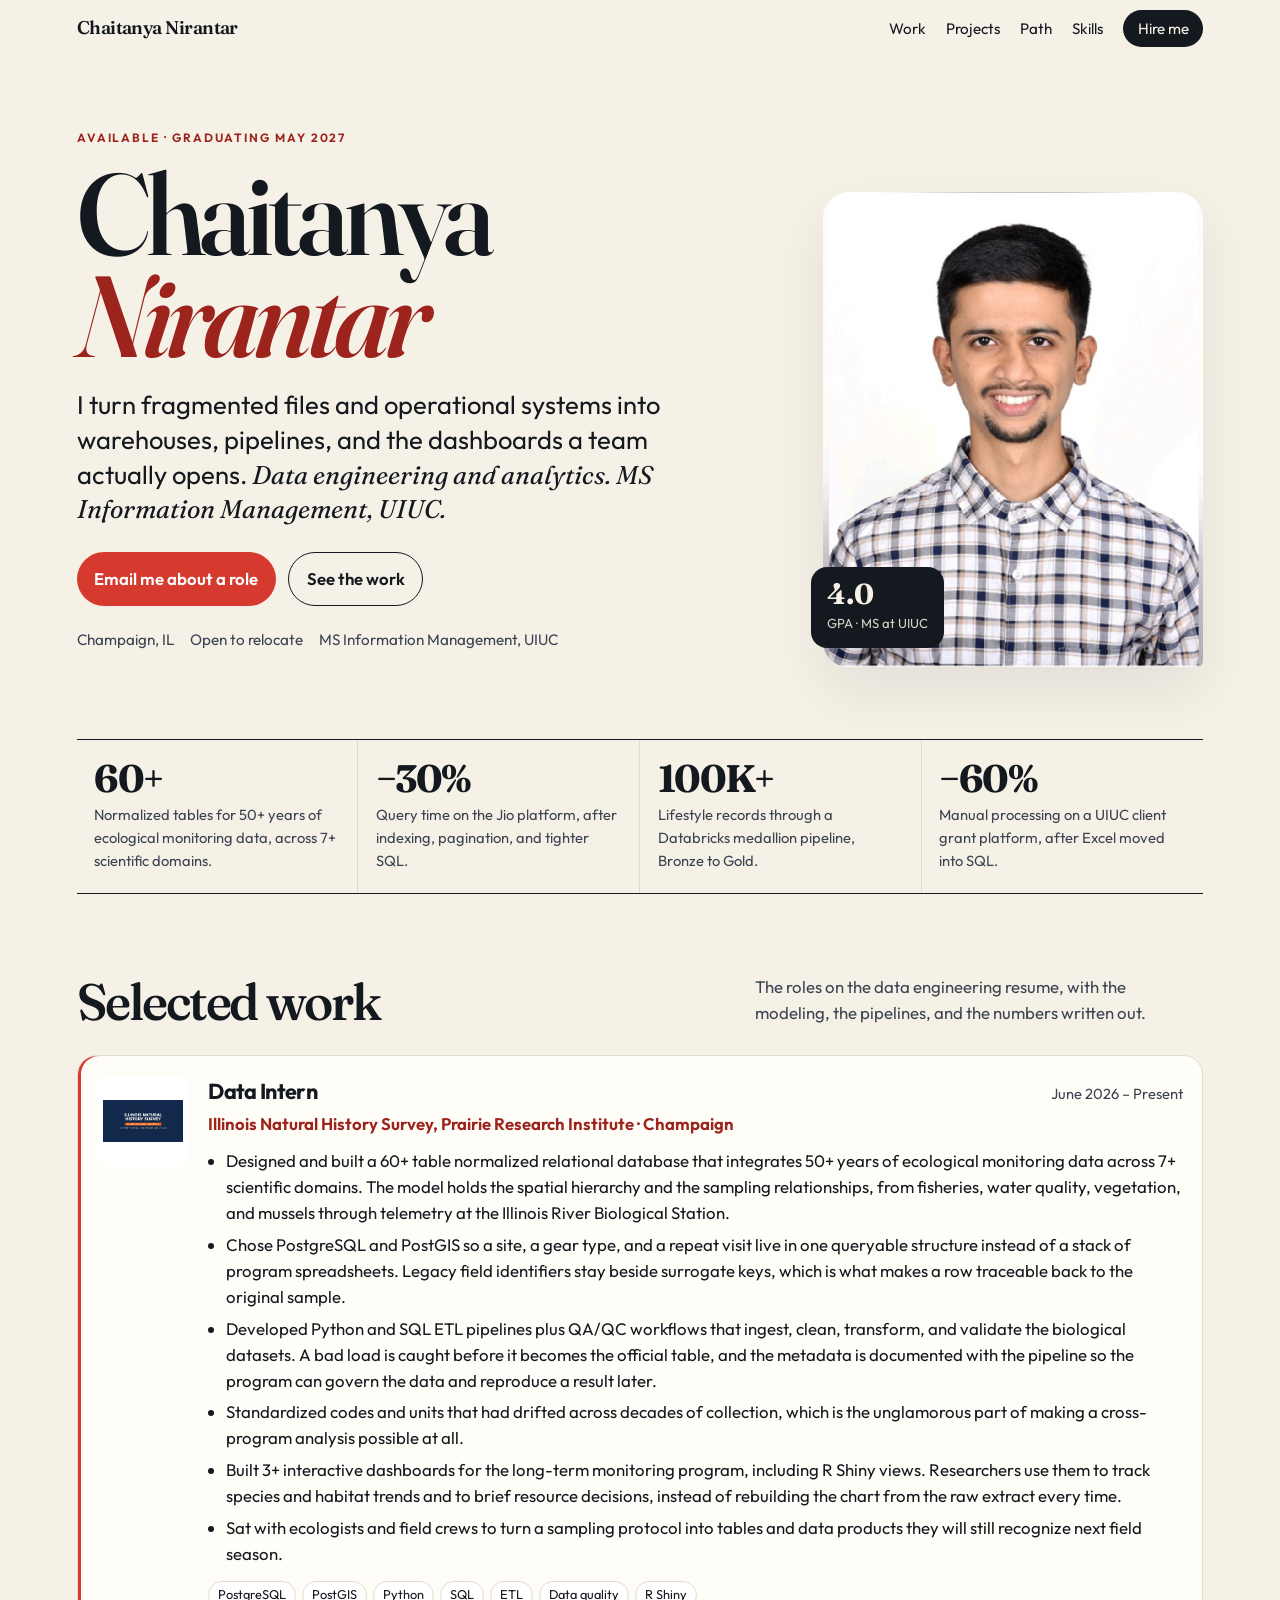
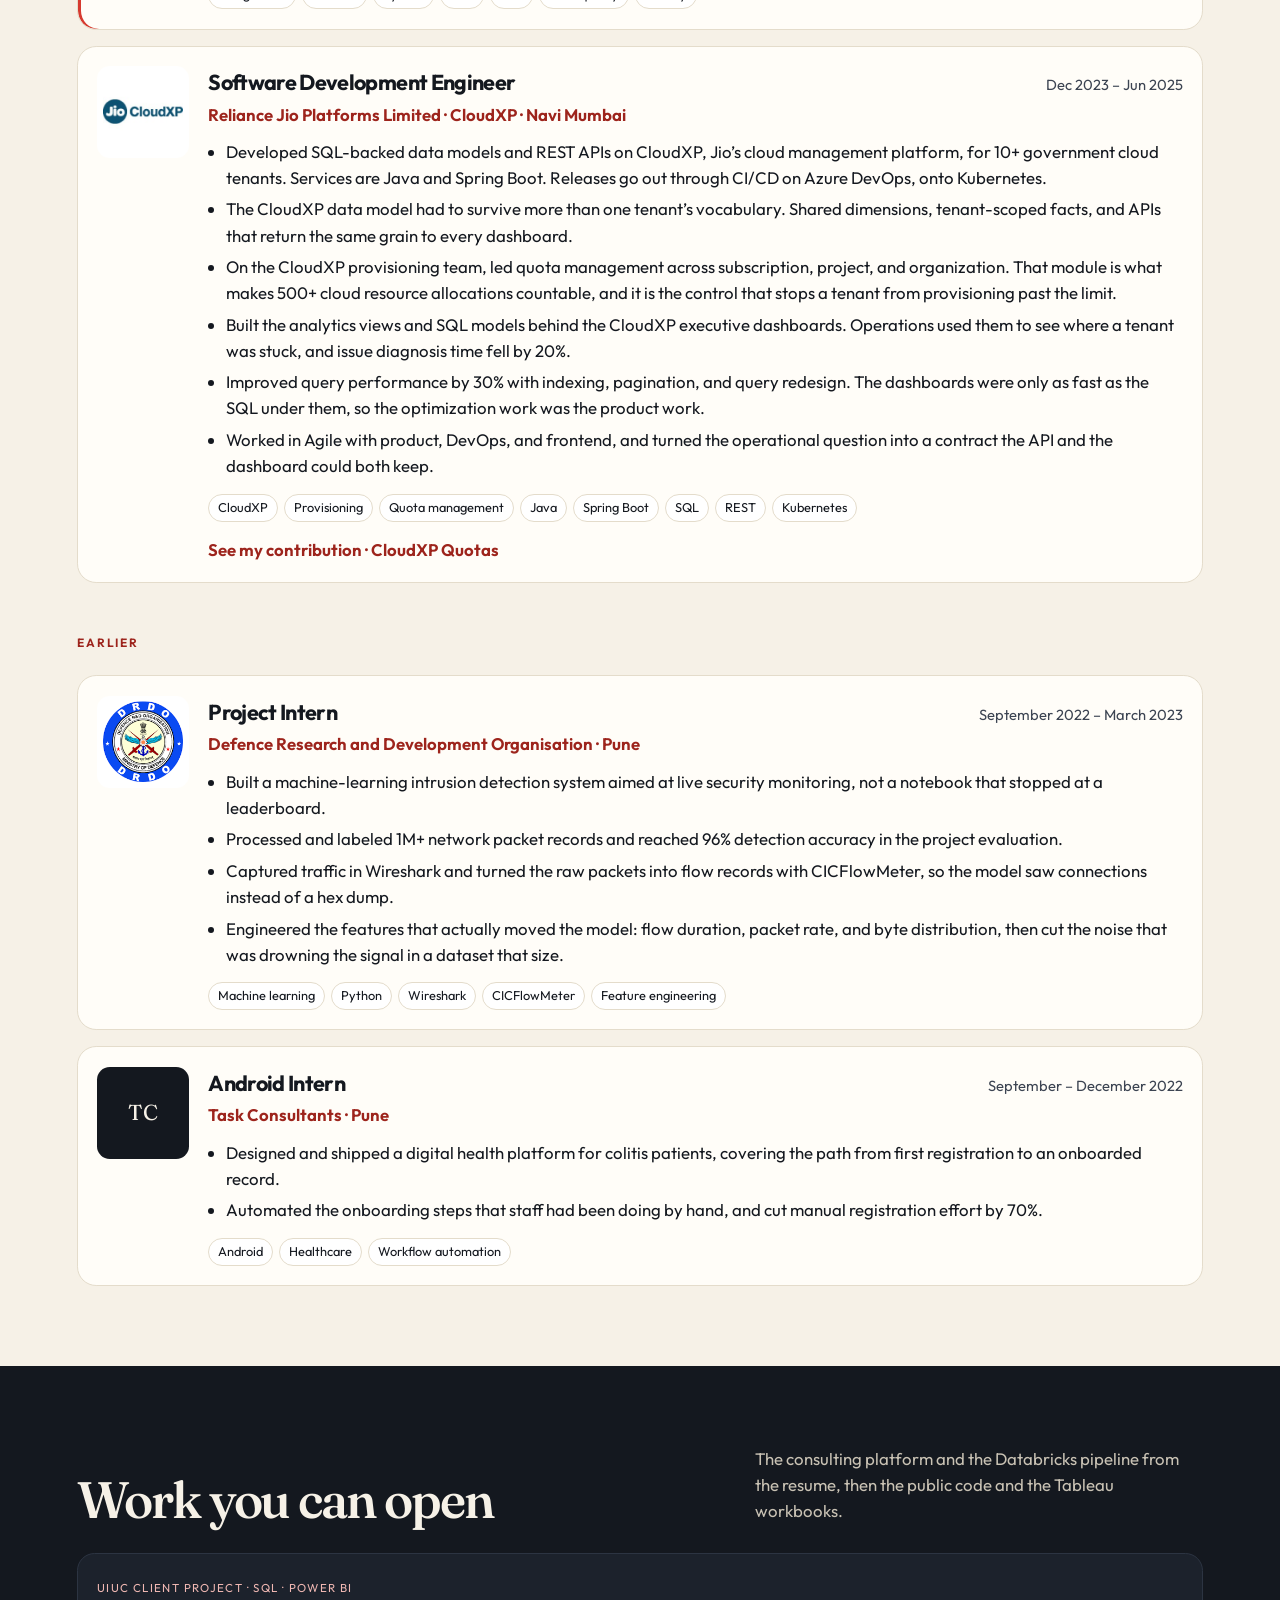
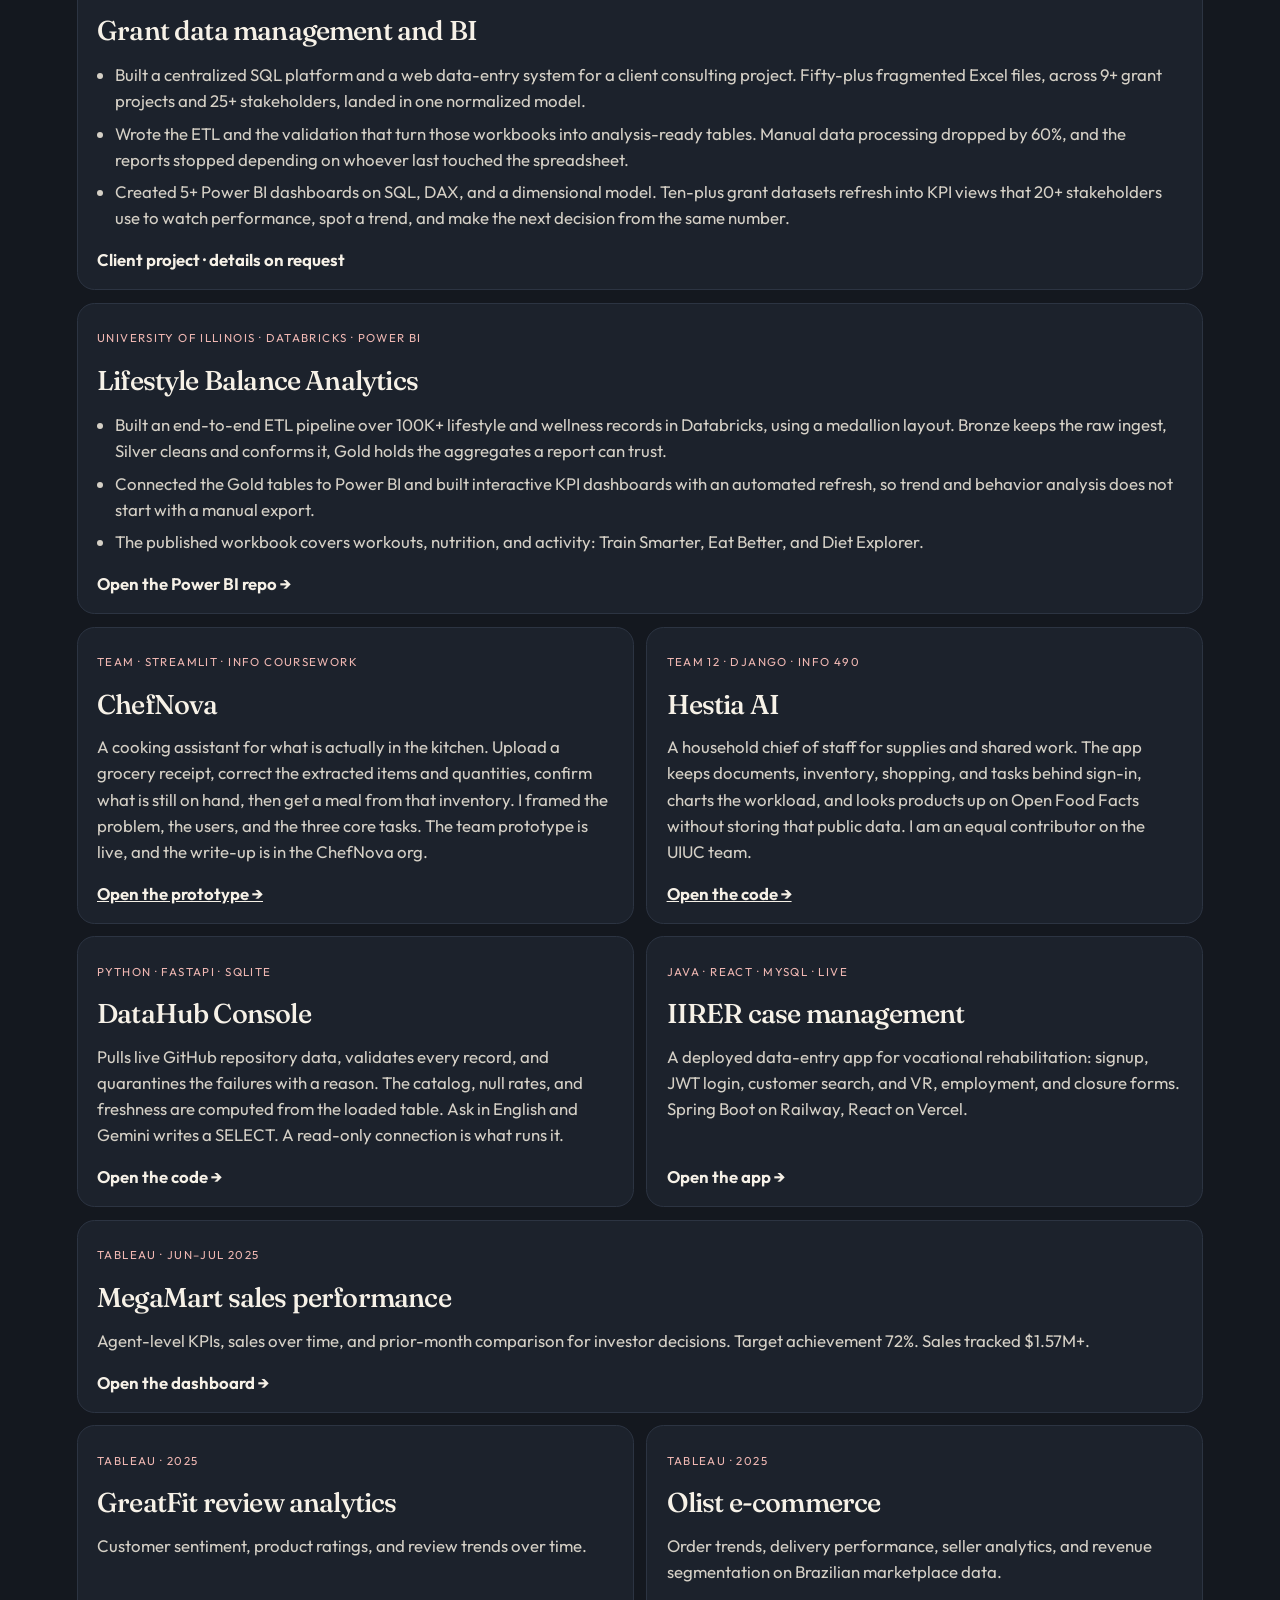
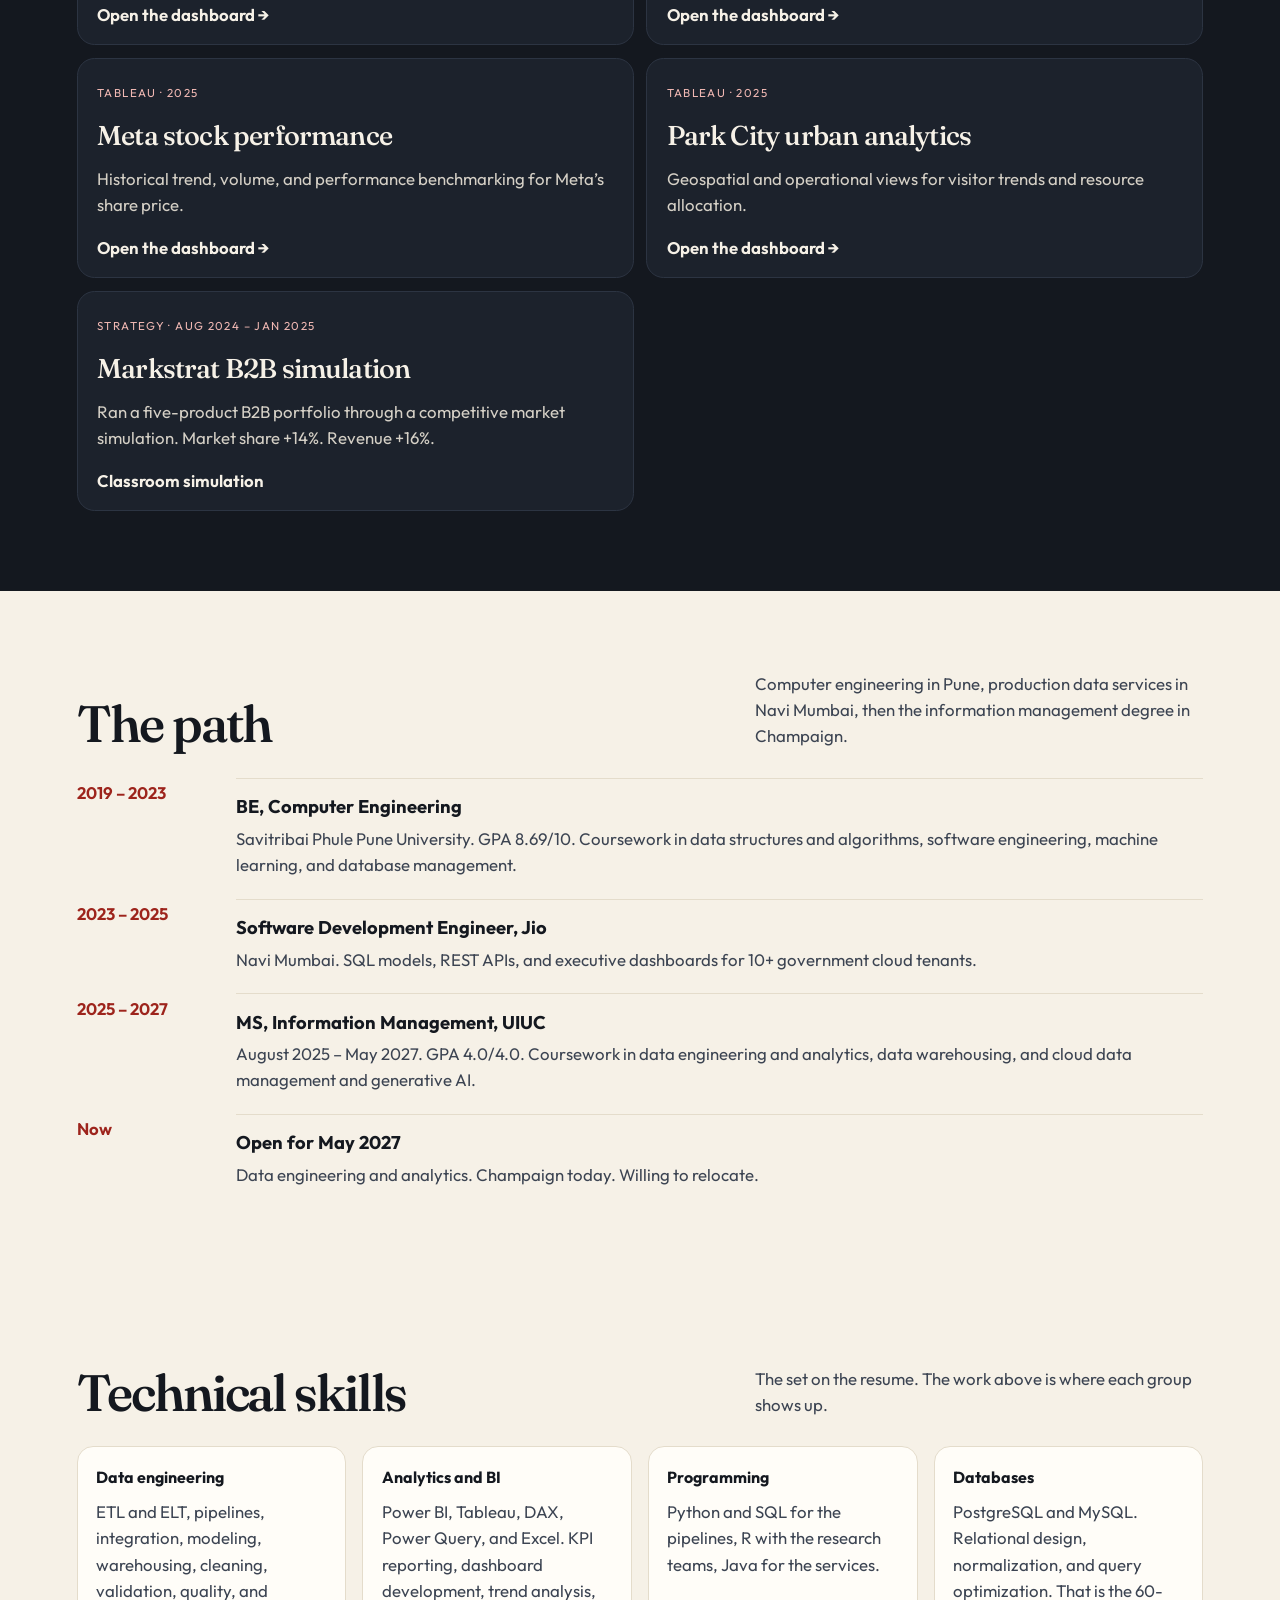
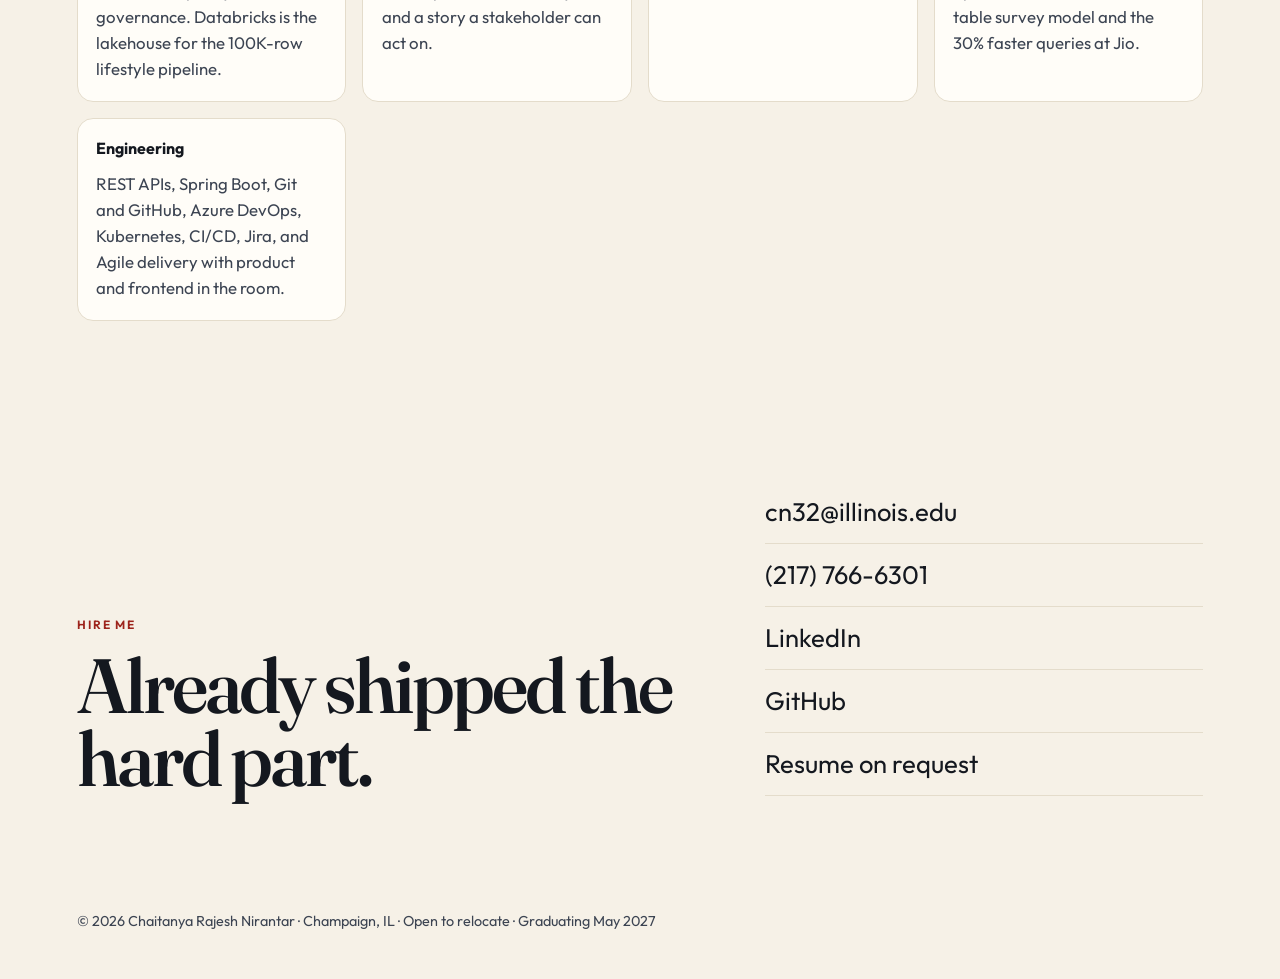
<file: index.html>
<!DOCTYPE html>
<html lang="en">
<head>
  <meta charset="UTF-8">
  <meta name="viewport" content="width=device-width, initial-scale=1">
  <title>Chaitanya Nirantar — Data engineering and analytics</title>
  <meta name="description" content="Chaitanya Rajesh Nirantar. MS Information Management at UIUC, 4.0 GPA, graduating May 2027. Data engineering, warehousing, Power BI, and Tableau.">
  <meta property="og:title" content="Chaitanya Nirantar — Data engineering and analytics">
  <meta property="og:description" content="60+ table ecological database, Databricks medallion pipeline on 100K+ records, and SQL platforms for grant reporting. Graduating May 2027.">
  <meta property="og:type" content="website">
  <meta property="og:url" content="https://chaitanyanirantar.github.io/">
  <link rel="preconnect" href="https://fonts.googleapis.com">
  <link rel="preconnect" href="https://fonts.gstatic.com" crossorigin>
  <link href="https://fonts.googleapis.com/css2?family=Fraunces:ital,opsz,wght@0,9..144,560;0,9..144,600;1,9..144,560&family=Outfit:wght@400;500;600;700&display=swap" rel="stylesheet">
  <link rel="stylesheet" href="site.css">
</head>
<body>
  <a class="skip" href="#work">Skip to work</a>

  <header class="nav" id="nav">
    <a class="brand" href="#top">Chaitanya Nirantar</a>
    <button class="menu" type="button" aria-expanded="false" aria-controls="navlinks">Menu</button>
    <ul class="nav-links" id="navlinks">
      <li><a href="#work">Work</a></li>
      <li><a href="#projects">Projects</a></li>
      <li><a href="#path">Path</a></li>
      <li><a href="#skills">Skills</a></li>
      <li><a class="nav-cta" href="#contact">Hire me</a></li>
    </ul>
  </header>

  <main id="top">
    <section class="hero">
      <div>
        <p class="kicker">Available · Graduating May 2027</p>
        <h1>Chaitanya<br><em>Nirantar</em></h1>
        <p class="lede">I turn fragmented files and operational systems into warehouses, pipelines, and the dashboards a team actually opens. <em>Data engineering and analytics. MS Information Management, UIUC.</em></p>
        <div class="actions">
          <a class="btn btn-primary" href="mailto:cn32@illinois.edu?subject=Role%20for%20Chaitanya%20Nirantar">Email me about a role</a>
          <a class="btn btn-ghost" href="#work">See the work</a>
        </div>
        <p class="meta">
          <span>Champaign, IL</span>
          <span>Open to relocate</span>
          <span>MS Information Management, UIUC</span>
        </p>
      </div>
      <div class="portrait-wrap">
        <img class="portrait" src="chai.jpg" alt="Chaitanya Nirantar">
        <div class="gpa">
          <strong>4.0</strong>
          <span>GPA · MS at UIUC</span>
        </div>
      </div>
    </section>

    <div class="proof" aria-label="Selected results">
      <article>
        <b>60+</b>
        <p>Normalized tables for 50+ years of ecological monitoring data, across 7+ scientific domains.</p>
      </article>
      <article>
        <b>−30%</b>
        <p>Query time on the Jio platform, after indexing, pagination, and tighter SQL.</p>
      </article>
      <article>
        <b>100K+</b>
        <p>Lifestyle records through a Databricks medallion pipeline, Bronze to Gold.</p>
      </article>
      <article>
        <b>−60%</b>
        <p>Manual processing on a UIUC client grant platform, after Excel moved into SQL.</p>
      </article>
    </div>

    <section id="work">
      <div class="section-h">
        <h2>Selected work</h2>
        <p>The roles on the data engineering resume, with the modeling, the pipelines, and the numbers written out.</p>
      </div>
      <div class="work">
        <article class="job current">
          <img src="inhs_logo.jpeg" alt="">
          <div>
            <header>
              <h3>Data Intern</h3>
              <span class="when">June 2026 – Present</span>
            </header>
            <p class="org">Illinois Natural History Survey, Prairie Research Institute · Champaign</p>
            <ul>
              <li>Designed and built a 60+ table normalized relational database that integrates 50+ years of ecological monitoring data across 7+ scientific domains. The model holds the spatial hierarchy and the sampling relationships, from fisheries, water quality, vegetation, and mussels through telemetry at the Illinois River Biological Station.</li>
              <li>Chose PostgreSQL and PostGIS so a site, a gear type, and a repeat visit live in one queryable structure instead of a stack of program spreadsheets. Legacy field identifiers stay beside surrogate keys, which is what makes a row traceable back to the original sample.</li>
              <li>Developed Python and SQL ETL pipelines plus QA/QC workflows that ingest, clean, transform, and validate the biological datasets. A bad load is caught before it becomes the official table, and the metadata is documented with the pipeline so the program can govern the data and reproduce a result later.</li>
              <li>Standardized codes and units that had drifted across decades of collection, which is the unglamorous part of making a cross-program analysis possible at all.</li>
              <li>Built 3+ interactive dashboards for the long-term monitoring program, including R Shiny views. Researchers use them to track species and habitat trends and to brief resource decisions, instead of rebuilding the chart from the raw extract every time.</li>
              <li>Sat with ecologists and field crews to turn a sampling protocol into tables and data products they will still recognize next field season.</li>
            </ul>
            <div class="tags">
              <span>PostgreSQL</span><span>PostGIS</span><span>Python</span><span>SQL</span><span>ETL</span><span>Data quality</span><span>R Shiny</span>
            </div>
          </div>
        </article>

        <article class="job">
          <img src="jio_cloudxp_logo.jpg" alt="">
          <div>
            <header>
              <h3>Software Development Engineer</h3>
              <span class="when">Dec 2023 – Jun 2025</span>
            </header>
            <p class="org">Reliance Jio Platforms Limited · CloudXP · Navi Mumbai</p>
            <ul>
              <li>Developed SQL-backed data models and REST APIs on CloudXP, Jio’s cloud management platform, for 10+ government cloud tenants. Services are Java and Spring Boot. Releases go out through CI/CD on Azure DevOps, onto Kubernetes.</li>
              <li>The CloudXP data model had to survive more than one tenant’s vocabulary. Shared dimensions, tenant-scoped facts, and APIs that return the same grain to every dashboard.</li>
              <li>On the CloudXP provisioning team, led quota management across subscription, project, and organization. That module is what makes 500+ cloud resource allocations countable, and it is the control that stops a tenant from provisioning past the limit.</li>
              <li>Built the analytics views and SQL models behind the CloudXP executive dashboards. Operations used them to see where a tenant was stuck, and issue diagnosis time fell by 20%.</li>
              <li>Improved query performance by 30% with indexing, pagination, and query redesign. The dashboards were only as fast as the SQL under them, so the optimization work was the product work.</li>
              <li>Worked in Agile with product, DevOps, and frontend, and turned the operational question into a contract the API and the dashboard could both keep.</li>
            </ul>
            <div class="tags">
              <span>CloudXP</span><span>Provisioning</span><span>Quota management</span><span>Java</span><span>Spring Boot</span><span>SQL</span><span>REST</span><span>Kubernetes</span>
            </div>
            <a class="contrib" href="https://www.jio.com/jcms/cloudxp/products/provisioning/quotas/" target="_blank" rel="noopener noreferrer">See my contribution · CloudXP Quotas</a>
          </div>
        </article>

        <p class="kicker earlier">Earlier</p>
        <article class="job">
          <img src="drdo_logo.png" alt="">
          <div>
            <header>
              <h3>Project Intern</h3>
              <span class="when">September 2022 – March 2023</span>
            </header>
            <p class="org">Defence Research and Development Organisation · Pune</p>
            <ul>
              <li>Built a machine-learning intrusion detection system aimed at live security monitoring, not a notebook that stopped at a leaderboard.</li>
              <li>Processed and labeled 1M+ network packet records and reached 96% detection accuracy in the project evaluation.</li>
              <li>Captured traffic in Wireshark and turned the raw packets into flow records with CICFlowMeter, so the model saw connections instead of a hex dump.</li>
              <li>Engineered the features that actually moved the model: flow duration, packet rate, and byte distribution, then cut the noise that was drowning the signal in a dataset that size.</li>
            </ul>
            <div class="tags">
              <span>Machine learning</span><span>Python</span><span>Wireshark</span><span>CICFlowMeter</span><span>Feature engineering</span>
            </div>
          </div>
        </article>

        <article class="job">
          <div class="mark" aria-hidden="true">TC</div>
          <div>
            <header>
              <h3>Android Intern</h3>
              <span class="when">September – December 2022</span>
            </header>
            <p class="org">Task Consultants · Pune</p>
            <ul>
              <li>Designed and shipped a digital health platform for colitis patients, covering the path from first registration to an onboarded record.</li>
              <li>Automated the onboarding steps that staff had been doing by hand, and cut manual registration effort by 70%.</li>
            </ul>
            <div class="tags">
              <span>Android</span><span>Healthcare</span><span>Workflow automation</span>
            </div>
          </div>
        </article>
      </div>
    </section>

    <section class="projects" id="projects">
      <div class="section-h">
        <h2>Work you can open</h2>
        <p>The consulting platform and the Databricks pipeline from the resume, then the public code and the Tableau workbooks.</p>
      </div>
      <div class="grid">
        <article class="card feature">
          <div>
            <small>UIUC client project · SQL · Power BI</small>
            <h3>Grant data management and BI</h3>
            <ul>
              <li>Built a centralized SQL platform and a web data-entry system for a client consulting project. Fifty-plus fragmented Excel files, across 9+ grant projects and 25+ stakeholders, landed in one normalized model.</li>
              <li>Wrote the ETL and the validation that turn those workbooks into analysis-ready tables. Manual data processing dropped by 60%, and the reports stopped depending on whoever last touched the spreadsheet.</li>
              <li>Created 5+ Power BI dashboards on SQL, DAX, and a dimensional model. Ten-plus grant datasets refresh into KPI views that 20+ stakeholders use to watch performance, spot a trend, and make the next decision from the same number.</li>
            </ul>
          </div>
          <span class="go">Client project · details on request</span>
        </article>
        <a class="card feature" href="https://github.com/ChaitanyaNirantar/Health-and-Fitness-Dashboard" target="_blank" rel="noopener noreferrer">
          <div>
            <small>University of Illinois · Databricks · Power BI</small>
            <h3>Lifestyle Balance Analytics</h3>
            <ul>
              <li>Built an end-to-end ETL pipeline over 100K+ lifestyle and wellness records in Databricks, using a medallion layout. Bronze keeps the raw ingest, Silver cleans and conforms it, Gold holds the aggregates a report can trust.</li>
              <li>Connected the Gold tables to Power BI and built interactive KPI dashboards with an automated refresh, so trend and behavior analysis does not start with a manual export.</li>
              <li>The published workbook covers workouts, nutrition, and activity: Train Smarter, Eat Better, and Diet Explorer.</li>
            </ul>
          </div>
          <span class="go">Open the Power BI repo →</span>
        </a>
        <article class="card">
          <div>
            <small>Team · Streamlit · INFO coursework</small>
            <h3>ChefNova</h3>
            <p>A cooking assistant for what is actually in the kitchen. Upload a grocery receipt, correct the extracted items and quantities, confirm what is still on hand, then get a meal from that inventory. I framed the problem, the users, and the three core tasks. The team prototype is live, and the write-up is in the ChefNova org.</p>
          </div>
          <a class="go" href="https://chefnova.streamlit.app/" target="_blank" rel="noopener noreferrer">Open the prototype →</a>
        </article>
        <article class="card">
          <div>
            <small>Team 12 · Django · INFO 490</small>
            <h3>Hestia AI</h3>
            <p>A household chief of staff for supplies and shared work. The app keeps documents, inventory, shopping, and tasks behind sign-in, charts the workload, and looks products up on Open Food Facts without storing that public data. I am an equal contributor on the UIUC team.</p>
          </div>
          <a class="go" href="https://github.com/HestiaaAI/12_HestiaaAI" target="_blank" rel="noopener noreferrer">Open the code →</a>
        </article>
        <a class="card" href="https://github.com/ChaitanyaNirantar/DataHub-Console" target="_blank" rel="noopener noreferrer">
          <div>
            <small>Python · FastAPI · SQLite</small>
            <h3>DataHub Console</h3>
            <p>Pulls live GitHub repository data, validates every record, and quarantines the failures with a reason. The catalog, null rates, and freshness are computed from the loaded table. Ask in English and Gemini writes a SELECT. A read-only connection is what runs it.</p>
          </div>
          <span class="go">Open the code →</span>
        </a>
        <a class="card" href="https://iirer-frontend.vercel.app" target="_blank" rel="noopener noreferrer">
          <div>
            <small>Java · React · MySQL · Live</small>
            <h3>IIRER case management</h3>
            <p>A deployed data-entry app for vocational rehabilitation: signup, JWT login, customer search, and VR, employment, and closure forms. Spring Boot on Railway, React on Vercel.</p>
          </div>
          <span class="go">Open the app →</span>
        </a>
        <a class="card feature" href="https://public.tableau.com/views/MegaMartSalesDashboard_17532174754770/MegaMartSalesdashboard" target="_blank" rel="noopener noreferrer">
          <div>
            <small>Tableau · Jun–Jul 2025</small>
            <h3>MegaMart sales performance</h3>
            <p>Agent-level KPIs, sales over time, and prior-month comparison for investor decisions. Target achievement 72%. Sales tracked $1.57M+.</p>
          </div>
          <span class="go">Open the dashboard →</span>
        </a>
        <a class="card" href="https://public.tableau.com/views/GreatFitReviewDasboard/Dashboard1" target="_blank" rel="noopener noreferrer">
          <div>
            <small>Tableau · 2025</small>
            <h3>GreatFit review analytics</h3>
            <p>Customer sentiment, product ratings, and review trends over time.</p>
          </div>
          <span class="go">Open the dashboard →</span>
        </a>
        <a class="card" href="https://public.tableau.com/views/OlistDashboard_17538115861120/Dashboard1" target="_blank" rel="noopener noreferrer">
          <div>
            <small>Tableau · 2025</small>
            <h3>Olist e-commerce</h3>
            <p>Order trends, delivery performance, seller analytics, and revenue segmentation on Brazilian marketplace data.</p>
          </div>
          <span class="go">Open the dashboard →</span>
        </a>
        <a class="card" href="https://public.tableau.com/views/MetaStockdashboard/MetaStockDashboard" target="_blank" rel="noopener noreferrer">
          <div>
            <small>Tableau · 2025</small>
            <h3>Meta stock performance</h3>
            <p>Historical trend, volume, and performance benchmarking for Meta’s share price.</p>
          </div>
          <span class="go">Open the dashboard →</span>
        </a>
        <a class="card" href="https://public.tableau.com/views/ParkCityDashboard/Dashboard1" target="_blank" rel="noopener noreferrer">
          <div>
            <small>Tableau · 2025</small>
            <h3>Park City urban analytics</h3>
            <p>Geospatial and operational views for visitor trends and resource allocation.</p>
          </div>
          <span class="go">Open the dashboard →</span>
        </a>
        <article class="card">
          <div>
            <small>Strategy · Aug 2024 – Jan 2025</small>
            <h3>Markstrat B2B simulation</h3>
            <p>Ran a five-product B2B portfolio through a competitive market simulation. Market share +14%. Revenue +16%.</p>
          </div>
          <span class="go">Classroom simulation</span>
        </article>
      </div>
    </section>

    <section id="path">
      <div class="section-h">
        <h2>The path</h2>
        <p>Computer engineering in Pune, production data services in Navi Mumbai, then the information management degree in Champaign.</p>
      </div>
      <div class="path">
        <time>2019 – 2023</time>
        <article>
          <h3>BE, Computer Engineering</h3>
          <p>Savitribai Phule Pune University. GPA 8.69/10. Coursework in data structures and algorithms, software engineering, machine learning, and database management.</p>
        </article>
        <time>2023 – 2025</time>
        <article>
          <h3>Software Development Engineer, Jio</h3>
          <p>Navi Mumbai. SQL models, REST APIs, and executive dashboards for 10+ government cloud tenants.</p>
        </article>
        <time>2025 – 2027</time>
        <article>
          <h3>MS, Information Management, UIUC</h3>
          <p>August 2025 – May 2027. GPA 4.0/4.0. Coursework in data engineering and analytics, data warehousing, and cloud data management and generative AI.</p>
        </article>
        <time>Now</time>
        <article>
          <h3>Open for May 2027</h3>
          <p>Data engineering and analytics. Champaign today. Willing to relocate.</p>
        </article>
      </div>
    </section>

    <section id="skills">
      <div class="section-h">
        <h2>Technical skills</h2>
        <p>The set on the resume. The work above is where each group shows up.</p>
      </div>
      <div class="skills">
        <article>
          <h3>Data engineering</h3>
          <p>ETL and ELT, pipelines, integration, modeling, warehousing, cleaning, validation, quality, and governance. Databricks is the lakehouse for the 100K-row lifestyle pipeline.</p>
        </article>
        <article>
          <h3>Analytics and BI</h3>
          <p>Power BI, Tableau, DAX, Power Query, and Excel. KPI reporting, dashboard development, trend analysis, and a story a stakeholder can act on.</p>
        </article>
        <article>
          <h3>Programming</h3>
          <p>Python and SQL for the pipelines, R with the research teams, Java for the services.</p>
        </article>
        <article>
          <h3>Databases</h3>
          <p>PostgreSQL and MySQL. Relational design, normalization, and query optimization. That is the 60-table survey model and the 30% faster queries at Jio.</p>
        </article>
        <article>
          <h3>Engineering</h3>
          <p>REST APIs, Spring Boot, Git and GitHub, Azure DevOps, Kubernetes, CI/CD, Jira, and Agile delivery with product and frontend in the room.</p>
        </article>
      </div>
    </section>

    <section class="contact" id="contact">
      <div>
        <p class="kicker">Hire me</p>
        <h2>Already shipped the hard part.</h2>
      </div>
      <div>
        <a class="big" href="mailto:cn32@illinois.edu?subject=Role%20for%20Chaitanya%20Nirantar">cn32@illinois.edu</a>
        <a class="big" href="tel:+12177666301">(217) 766-6301</a>
        <a class="big" href="https://www.linkedin.com/in/chaitanya-nirantar-0918841b3/" target="_blank" rel="noopener noreferrer">LinkedIn</a>
        <a class="big" href="https://github.com/ChaitanyaNirantar" target="_blank" rel="noopener noreferrer">GitHub</a>
        <a class="big" href="mailto:cn32@illinois.edu?subject=Resume%20request%20%E2%80%94%20Chaitanya%20Nirantar">Resume on request</a>
      </div>
    </section>
  </main>

  <footer>
    <p>© 2026 Chaitanya Rajesh Nirantar · Champaign, IL · Open to relocate · Graduating May 2027</p>
  </footer>
  <script src="site.js"></script>
</body>
</html>
</file>
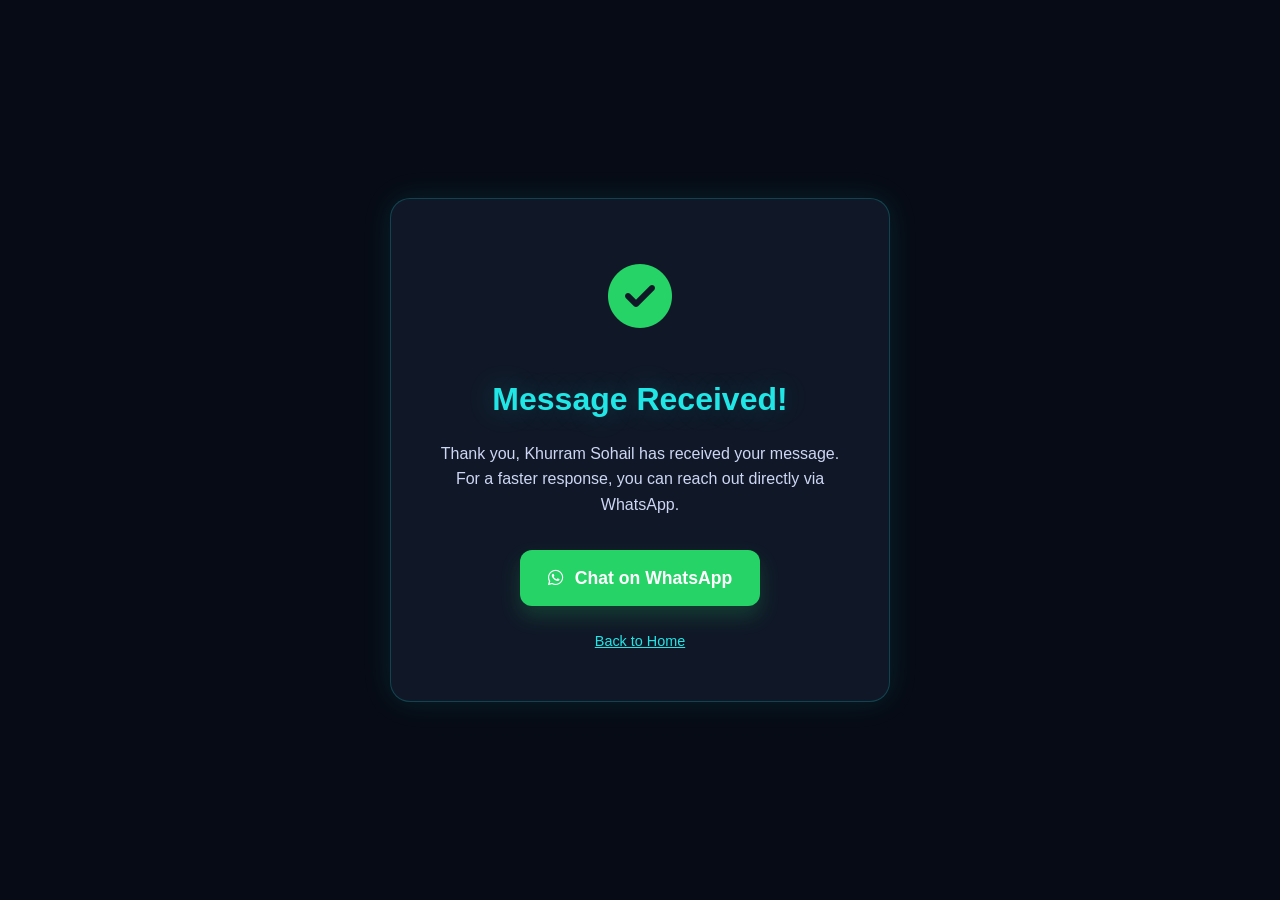
<file: thankyou.html>
<!DOCTYPE html>
<html lang="en">
<head>
    <meta charset="UTF-8">
    <meta name="viewport" content="width=device-width, initial-scale=1.0">
    <title>Thank You | Khurram Sohail</title>
    <link rel="stylesheet" href="stylesheet.css">
    <link rel="stylesheet" href="https://cdnjs.cloudflare.com/ajax/libs/font-awesome/6.5.0/css/all.min.css"/>
    <style>
        .success-wrapper {
            height: 100vh;
            display: flex;
            align-items: center;
            justify-content: center;
            background-color: var(--bg-primary);
        }
        .success-card {
            background: var(--bg-card);
            padding: 3rem;
            border-radius: 20px;
            border: 1px solid var(--border);
            text-align: center;
            max-width: 500px;
            box-shadow: 0 0 30px rgba(20, 243, 243, 0.1);
        }
        .success-icon {
            font-size: 4rem;
            color: #25D366;
            margin-bottom: 1.5rem;
        }
        .whatsapp-btn {
            display: inline-flex;
            align-items: center;
            gap: 12px;
            background: #25D366;
            color: white;
            padding: 14px 28px;
            border-radius: 12px;
            font-weight: 700;
            font-size: 1.1rem;
            margin-top: 2rem;
            transition: 0.3s ease;
            box-shadow: 0 10px 20px rgba(37, 211, 102, 0.2);
        }
        .whatsapp-btn:hover {
            background: #1da851;
            transform: translateY(-5px);
            color: white;
        }
        .back-link {
            display: block;
            margin-top: 1.5rem;
            color: var(--accent);
            font-size: 0.9rem;
            text-decoration: underline;
        }
    </style>
</head>
<body>

    <div class="success-wrapper">
        <div class="success-card">
            <div class="success-icon">
                <i class="fas fa-check-circle"></i>
            </div>
            <h1 class="highlight">Message Received!</h1>
            <p style="color: var(--text-secondary); margin-top: 1rem;">
                Thank you, Khurram Sohail has received your message. For a faster response, you can reach out directly via WhatsApp.
            </p>

            <a href="https://wa.me/923313235733?text=Hi%20Khurram,%20I%20visited%20your%20portfolio%20and%20wanted%20to%20connect!" 
               class="whatsapp-btn" target="_blank">
                <i class="fab fa-whatsapp"></i> Chat on WhatsApp
            </a>

            <a href="index.html" class="back-link">Back to Home</a>
        </div>
    </div>

</body>
</html>
</file>
<file: site.css>
:root {
  --ink: #14181f;
  --ink-soft: #3c4452;
  --paper: #f6f1e7;
  --paper-2: #fffdf8;
  --line: #e4dccb;
  --signal: #d63a2f;
  --signal-deep: #9d241c;
  --moss: #1d6b4a;
  --shadow: 0 24px 60px rgba(20, 24, 31, 0.08);
  --serif: "Fraunces", "Iowan Old Style", Georgia, serif;
  --sans: "Outfit", "Avenir Next", "Segoe UI", sans-serif;
}

* { box-sizing: border-box; }
html { scroll-behavior: smooth; }
body {
  margin: 0;
  background: var(--paper);
  color: var(--ink);
  font-family: var(--sans);
  font-size: 1.05rem;
  line-height: 1.55;
}
img { max-width: 100%; display: block; }
a { color: inherit; }
button, a { -webkit-tap-highlight-color: transparent; }

.skip {
  position: absolute;
  left: 1rem;
  top: -4rem;
  background: var(--ink);
  color: white;
  padding: 0.6rem 0.9rem;
  z-index: 20;
}
.skip:focus { top: 0.6rem; }

.nav {
  position: sticky;
  top: 0;
  z-index: 10;
  display: flex;
  align-items: center;
  justify-content: space-between;
  gap: 1rem;
  padding: 0.85rem 6vw;
  background: rgba(246, 241, 231, 0.9);
  backdrop-filter: blur(12px);
  border-bottom: 1px solid transparent;
}
.nav.scrolled { border-bottom-color: var(--line); }
.brand {
  font-family: var(--serif);
  font-weight: 600;
  letter-spacing: -0.03em;
  text-decoration: none;
  font-size: 1.15rem;
}
.nav-links {
  display: flex;
  gap: 1.25rem;
  list-style: none;
  margin: 0;
  padding: 0;
  align-items: center;
}
.nav-links a { text-decoration: none; font-size: 0.95rem; }
.nav-links a:hover { color: var(--signal-deep); }
.nav-cta {
  background: var(--ink);
  color: var(--paper) !important;
  text-decoration: none;
  padding: 0.55rem 0.9rem;
  border-radius: 999px;
  font-size: 0.92rem;
}
.menu {
  display: none;
  border: 1px solid var(--line);
  background: var(--paper-2);
  border-radius: 999px;
  padding: 0.45rem 0.75rem;
  font: inherit;
}

.hero {
  display: grid;
  grid-template-columns: 1.4fr 0.8fr;
  gap: 3rem;
  padding: 4.5rem 6vw 2rem;
  align-items: end;
}
.kicker {
  letter-spacing: 0.16em;
  text-transform: uppercase;
  font-size: 0.75rem;
  color: var(--signal-deep);
  font-weight: 650;
  margin: 0 0 1rem;
}
h1 {
  font-family: var(--serif);
  font-weight: 560;
  font-size: clamp(2.9rem, 11vw, 7.2rem);
  line-height: 0.88;
  letter-spacing: -0.045em;
  margin: 0;
}
h1 em { font-style: italic; color: var(--signal-deep); }
::selection { background: #f3c7c3; }
:focus-visible { outline: 2px solid var(--signal); outline-offset: 3px; }
.lede {
  font-size: clamp(1.25rem, 2vw, 1.7rem);
  line-height: 1.35;
  max-width: 38rem;
  margin: 1.4rem 0 0;
}
.lede em { font-family: var(--serif); font-style: italic; }
.actions { display: flex; flex-wrap: wrap; gap: 0.75rem; margin-top: 1.6rem; }
.btn {
  display: inline-flex;
  align-items: center;
  text-decoration: none;
  border-radius: 999px;
  padding: 0.8rem 1.1rem;
  font-weight: 600;
}
.btn-primary { background: var(--signal); color: white; }
.btn-primary:hover { background: var(--signal-deep); }
.btn-ghost { border: 1px solid var(--ink); }
.btn-ghost:hover { background: var(--ink); color: var(--paper); }
.meta {
  display: flex;
  flex-wrap: wrap;
  gap: 0.5rem 1rem;
  margin-top: 1.4rem;
  color: var(--ink-soft);
  font-size: 0.95rem;
}
.portrait-wrap { position: relative; }
.portrait {
  width: min(100%, 380px);
  margin-left: auto;
  border-radius: 1.6rem 1.6rem 0.4rem 1.6rem;
  object-fit: cover;
  aspect-ratio: 4 / 5;
  box-shadow: var(--shadow);
  background: white;
}
.gpa {
  position: absolute;
  left: 0;
  bottom: 1.2rem;
  background: var(--ink);
  color: var(--paper);
  padding: 0.8rem 1rem;
  border-radius: 1rem;
}
.gpa strong {
  display: block;
  font-family: var(--serif);
  font-size: 1.8rem;
  line-height: 1;
}
.gpa span { font-size: 0.82rem; color: #d9d3c6; }

.proof {
  display: grid;
  grid-template-columns: repeat(4, 1fr);
  margin: 2.5rem 6vw 0;
  border-top: 1px solid var(--ink);
  border-bottom: 1px solid var(--ink);
}
.proof article {
  padding: 1.2rem 1.1rem 1.3rem;
  border-right: 1px solid var(--line);
}
.proof article:last-child { border-right: 0; }
.proof b {
  display: block;
  font-family: var(--serif);
  font-size: clamp(1.8rem, 3vw, 2.6rem);
  letter-spacing: -0.04em;
  line-height: 1;
}
.proof p { margin: 0.4rem 0 0; color: var(--ink-soft); font-size: 0.92rem; }

section { padding: 5rem 6vw; }
.section-h {
  display: flex;
  justify-content: space-between;
  gap: 2rem;
  align-items: end;
  margin-bottom: 1.8rem;
}
h2 {
  font-family: var(--serif);
  font-size: clamp(2.2rem, 4vw, 3.6rem);
  letter-spacing: -0.04em;
  line-height: 0.95;
  margin: 0;
  font-weight: 560;
}
.section-h p { max-width: 28rem; margin: 0; color: var(--ink-soft); }

.work { display: grid; gap: 1rem; }
.job {
  display: grid;
  grid-template-columns: 92px 1fr;
  gap: 1.2rem;
  background: var(--paper-2);
  border: 1px solid var(--line);
  border-radius: 1.2rem;
  padding: 1.2rem;
}
.job img {
  width: 92px;
  height: 92px;
  object-fit: contain;
  background: white;
  border-radius: 0.8rem;
  padding: 0.35rem;
}
.job header { display: flex; justify-content: space-between; gap: 1rem; align-items: baseline; }
.job h3 { margin: 0; font-size: 1.35rem; letter-spacing: -0.03em; }
.when { color: var(--ink-soft); white-space: nowrap; font-size: 0.92rem; }
.org { margin: 0.15rem 0 0.7rem; color: var(--signal-deep); font-weight: 650; }
.job ul { margin: 0; padding-left: 1.1rem; }
.job li + li { margin-top: 0.35rem; }
.job.current { box-shadow: inset 3px 0 0 var(--signal); }
.mark {
  display: grid;
  place-items: center;
  width: 92px;
  height: 92px;
  border-radius: 0.8rem;
  background: var(--ink);
  color: var(--paper);
  font-family: var(--serif);
  font-size: 1.35rem;
}
.tags { display: flex; flex-wrap: wrap; gap: 0.4rem; margin-top: 0.9rem; }
.tags span {
  border: 1px solid var(--line);
  border-radius: 999px;
  padding: 0.2rem 0.55rem;
  font-size: 0.8rem;
  background: #fff;
}
.contrib {
  display: inline-flex;
  margin-top: 0.95rem;
  color: var(--signal-deep);
  font-weight: 650;
  text-decoration: none;
}
.contrib:hover { text-decoration: underline; }

.projects {
  background: var(--ink);
  color: var(--paper);
}
.projects .section-h p { color: #c9c2b4; }
.grid {
  display: grid;
  grid-template-columns: 1fr 1fr;
  gap: 0.8rem;
}
.card {
  display: flex;
  flex-direction: column;
  justify-content: space-between;
  min-height: 220px;
  padding: 1.2rem 1.2rem 1rem;
  border-radius: 1.1rem;
  text-decoration: none;
  background: #1c222c;
  border: 1px solid #2c3442;
}
.card { transition: border-color 0.15s ease, transform 0.15s ease; }
.card:hover { border-color: #f0b8b3; transform: translateY(-2px); }
.card.feature { grid-column: 1 / -1; min-height: 180px; }
.card small { letter-spacing: 0.12em; text-transform: uppercase; color: #f0b8b3; font-size: 0.72rem; }
.grid { align-items: stretch; }
.card h3 { margin: 0.6rem 0; font-family: var(--serif); font-weight: 520; font-size: 1.7rem; letter-spacing: -0.03em; }
.card p { margin: 0; color: #d5d0c6; }
.card .go { margin-top: 1rem; font-weight: 650; }
.card ul { margin: 0.7rem 0 0; padding-left: 1.1rem; color: #d5d0c6; }
.card li + li { margin-top: 0.4rem; }
.earlier {
  margin: 2.2rem 0 0.4rem;
}

.path { display: grid; grid-template-columns: 140px 1fr; gap: 0.2rem 1.2rem; }
.path time { color: var(--signal-deep); font-weight: 650; padding-top: 0.15rem; }
.path article { border-top: 1px solid var(--line); padding: 0.9rem 0 1.1rem; }
.path h3 { margin: 0; font-size: 1.15rem; }
.path p { margin: 0.25rem 0 0; color: var(--ink-soft); }

.skills {
  display: grid;
  grid-template-columns: repeat(auto-fit, minmax(240px, 1fr));
  gap: 1rem;
}
.skills article {
  background: var(--paper-2);
  border-radius: 1rem;
  padding: 1.1rem 1.15rem 1.2rem;
  border: 1px solid var(--line);
}
.skills h3 { margin: 0 0 0.6rem; font-size: 1rem; }
.skills p { margin: 0; color: var(--ink-soft); }

.contact {
  display: grid;
  grid-template-columns: 1.2fr 0.8fr;
  gap: 2rem;
  align-items: end;
}
.contact h2 { font-size: clamp(3rem, 6vw, 5.5rem); }
.contact a.big {
  display: block;
  font-size: clamp(1.2rem, 2vw, 1.6rem);
  text-decoration: none;
  border-bottom: 1px solid var(--line);
  padding: 0.7rem 0;
}
.contact a.big:hover { color: var(--signal-deep); }
footer {
  padding: 1.2rem 6vw 2rem;
  color: var(--ink-soft);
  font-size: 0.9rem;
}

@media (max-width: 900px) {
  .hero, .proof, .skills, .contact, .grid { grid-template-columns: 1fr; }
  .proof article { border-right: 0; border-bottom: 1px solid var(--line); }
  .portrait { margin: 0; width: min(100%, 320px); }
  .menu { display: inline-flex; }
  .nav-links {
    display: none;
    position: absolute;
    top: 100%;
    left: 0;
    right: 0;
    flex-direction: column;
    align-items: flex-start;
    padding: 1rem 6vw 1.2rem;
    background: var(--paper);
    border-bottom: 1px solid var(--line);
  }
  .nav-links.open { display: flex; }
  .job { grid-template-columns: 64px 1fr; }
  .job header { flex-direction: column; align-items: flex-start; gap: 0.2rem; }
  .job img, .mark { width: 64px; height: 64px; }
  .card.feature { grid-column: auto; }
  .path { grid-template-columns: 1fr; }
  .when { white-space: normal; }
  .section-h { flex-direction: column; align-items: start; }
}

@media (prefers-reduced-motion: reduce) {
  html { scroll-behavior: auto; }
  .card:hover { transform: none; }
}
</file>
<file: stylesheet.css>
/* ============================================================
   KHURRAM SOHAIL PORTFOLIO — STYLESHEET.CSS (UPDATED WITH AI)
   ============================================================ */

*, *::before, *::after { margin:0; padding:0; box-sizing:border-box; }

:root {
  --bg-primary:    #0a0f1e;
  --bg-secondary:  #0d1530;
  --bg-card:       #111827;
  --bg-card-hover: #141d35;
  --accent:        #14f3f3; 
  --accent-dark:   #00a8a8;
  --text-primary:  #ffffff;
  --text-secondary:#cdd6f4;
  --text-muted:    #8892b0;
  --border:        rgba(20, 243, 243, 0.2);
  --font:          'Poppins', sans-serif;
  --nav-height:    70px;
}

html { scroll-behavior: smooth; }

body {
  font-family: var(--font);
  background:linear-gradient(180deg, var(--bg-primary), #070b16 42%, var(--bg-primary));
  color: var(--text-primary);
  overflow-x: hidden;
  line-height: 1.6;
}

a  { text-decoration: none; color: inherit; }
ul { list-style: none; }
img { max-width: 100%; display: block; }
a:focus-visible, button:focus-visible, input:focus-visible, textarea:focus-visible {
  outline:2px solid var(--accent);
  outline-offset:4px;
}

/* ===== NAVBAR ===== */
.navbar {
  position: fixed; top:0; left:0; right:0;
  height: var(--nav-height);
  display: flex; align-items: center; justify-content: space-between;
  padding: 0 5%;
  background: var(--bg-primary);
  border-bottom: 1px solid var(--border);
  z-index: 1000; transition: background 0.3s;
}
.navbar.scrolled {
  background: rgba(10,15,30,0.97);
  backdrop-filter: blur(10px);
  box-shadow: 0 2px 20px rgba(0,0,0,0.4);
}
.nav-logo { font-size:1.6rem; font-weight:700; }
.nav-links { display:flex; gap:1.6rem; }
.nav-link {
  font-size:0.85rem; font-weight:500;
  color:var(--text-secondary);
  transition:color 0.25s;
  position:relative; padding-bottom:4px;
}
.nav-link::after {
  content:''; position:absolute; bottom:0; left:0;
  width:0; height:2px; background:var(--accent);
  transition:width 0.3s; border-radius:2px;
}
.nav-link:hover, .nav-link.active { color:var(--accent); }
.nav-link:hover::after, .nav-link.active::after { width:100%; }
.hamburger {
  display:none;
  flex-direction:column;
  gap:5px;
  cursor:pointer;
  background:transparent;
  border:0;
  padding:0.4rem;
}
.hamburger span {
  display:block;
  width:25px;
  height:3px;
  background:var(--text-primary);
  border-radius:2px;
  transition:transform 0.25s ease, opacity 0.25s ease;
}
.hamburger.active span:nth-child(1) { transform:translateY(8px) rotate(45deg); }
.hamburger.active span:nth-child(2) { opacity:0; }
.hamburger.active span:nth-child(3) { transform:translateY(-8px) rotate(-45deg); }

/* ===== HOME ===== */
.home {
  min-height:100vh; display:flex;
  align-items:center; justify-content:space-between;
  padding: calc(var(--nav-height) + 3rem) 5% 4rem; gap:3rem;
}
.home-content { flex:1; max-width:620px; }
.availability-pill {
  display:inline-flex;
  align-items:center;
  gap:0.5rem;
  padding:0.42rem 0.82rem;
  margin-bottom:1rem;
  border-radius:999px;
  background:rgba(20,243,243,0.1);
  border:1px solid rgba(20,243,243,0.22);
  color:var(--accent);
  font-size:0.78rem;
  font-weight:700;
  letter-spacing:0.04em;
  text-transform:uppercase;
}
.home-content h1 { font-size:clamp(2rem,4.5vw,3.2rem); font-weight:800; line-height:1.15; margin-bottom:0.6rem; }
.highlight { color:var(--accent); }
.typing-wrapper { font-size:clamp(1.1rem,2.5vw,1.6rem); font-weight:600; color:var(--accent); margin-bottom:1.2rem; min-height:2.4rem; }
.cursor { display:inline-block; animation:blink 0.75s step-end infinite; }
@keyframes blink { 0%,100%{opacity:1} 50%{opacity:0} }
.home-desc { font-size:0.98rem; color:var(--text-muted); line-height:1.9; margin-bottom:1.6rem; }

.hero-actions {
  display:flex;
  flex-wrap:wrap;
  gap:0.9rem;
  margin-bottom:1.5rem;
}
.primary-btn,
.secondary-btn {
  min-height:46px;
  display:inline-flex;
  align-items:center;
  justify-content:center;
  gap:0.55rem;
  padding:0.8rem 1.25rem;
  border-radius:10px;
  font-size:0.9rem;
  font-weight:700;
  transition:transform 0.22s ease, box-shadow 0.22s ease, border-color 0.22s ease, background 0.22s ease;
}
.primary-btn {
  background:var(--accent);
  color:var(--bg-primary);
  box-shadow:0 12px 28px rgba(20,243,243,0.24);
}
.secondary-btn {
  border:1px solid var(--border);
  color:var(--text-secondary);
  background:rgba(255,255,255,0.04);
}
.primary-btn:hover,
.secondary-btn:hover {
  transform:translateY(-3px);
}
.secondary-btn:hover {
  border-color:var(--accent);
  color:var(--accent);
}
.hero-stats {
  display:grid;
  grid-template-columns:repeat(3,minmax(0,1fr));
  gap:0.8rem;
  margin-bottom:1.7rem;
}
.stat-card {
  padding:0.9rem;
  border-radius:12px;
  background:rgba(17,24,39,0.68);
  border:1px solid rgba(20,243,243,0.14);
}
.stat-card strong {
  display:block;
  color:var(--accent);
  font-size:1.25rem;
  line-height:1;
  margin-bottom:0.34rem;
}
.stat-card span {
  color:var(--text-muted);
  font-size:0.75rem;
  font-weight:600;
}

.social-icons { display:flex; gap:1rem; }
.social-btn {
  width:46px; height:46px; border-radius:50%;
  border:2px solid var(--accent);
  display:flex; align-items:center; justify-content:center;
  color:var(--accent); font-size:1.1rem;
  transition:background 0.25s, transform 0.25s;
}
.social-btn:hover { background:var(--accent); color:var(--bg-primary); transform:translateY(-3px); }

.home-img { 
  flex: 0 0 auto; 
  display: flex; 
  align-items: center; 
  justify-content: center; 
  perspective: 1000px;
}

.img-box {
  position: relative; 
  width: 330px; 
  height: 420px; 
  border-radius: 45px; 
  border: 4px solid var(--accent);
  overflow: hidden; 
  background: #09121a;
  display: flex; 
  align-items: center; 
  justify-content: center;
  box-shadow: 0 0 40px rgba(20, 243, 243, 0.4);
  transition: transform 0.4s ease, box-shadow 0.4s ease;
}

.img-box img { 
  width: 100%; 
  height: 100%; 
  object-fit: cover; 
  border-radius: 40px;
  transition: transform 0.4s ease;
}

.img-box:hover {
  transform: translateY(-10px) rotateY(-5deg);
  box-shadow: 0 15px 60px rgba(20, 243, 243, 0.6);
}

.img-glow {
  position: absolute; 
  inset: -1px; 
  border-radius: 45px;
  pointer-events: none;
  z-index: 2;
  box-shadow: inset 0 0 20px rgba(20, 243, 243, 0.3);
}

/* ===== SHARED ===== */
section { padding:5rem 5%; }
.section-heading { font-size:clamp(1.8rem,3.5vw,2.5rem); font-weight:800; text-align:center; margin-bottom:3.5rem; }

/* ===== ABOUT ===== */
.about { background:var(--bg-secondary); }
.about-container { max-width:780px; margin:0 auto; text-align:center; }
.about-avatar { display:flex; flex-direction:column; align-items:center; margin-bottom:2rem; }
.avatar-ring {
  width:160px; height:160px; border-radius:50%;
  border:3px solid var(--accent); padding:6px;
  box-shadow: 0 0 20px rgba(0,212,212,0.4);
  animation:pulseRing 3s ease-in-out infinite; margin-bottom:1.2rem;
}
@keyframes pulseRing {
  0%,100%{ box-shadow:0 0 20px rgba(0,212,212,0.4); }
  50%    { box-shadow:0 0 40px rgba(0,212,212,0.7); }
}
.avatar-inner { width:100%; height:100%; border-radius:50%; background:linear-gradient(135deg,#0d1530,#1a2a4a); display:flex; align-items:center; justify-content:center; }
.avatar-emoji { font-size:4rem; color:var(--accent); }
.about-title  { font-size:1.3rem; font-weight:700; }
.about-text   { font-size:0.97rem; color:var(--text-muted); line-height:2; text-align:justify; }
.about-highlights {
  display:grid;
  grid-template-columns:repeat(4,minmax(0,1fr));
  gap:0.85rem;
  margin-top:2rem;
}
.about-highlight {
  min-height:92px;
  padding:1rem 0.75rem;
  border-radius:12px;
  background:rgba(17,24,39,0.7);
  border:1px solid rgba(20,243,243,0.14);
  display:flex;
  flex-direction:column;
  align-items:center;
  justify-content:center;
  gap:0.55rem;
  color:var(--text-secondary);
  font-size:0.78rem;
  font-weight:700;
}
.about-highlight i { color:var(--accent); font-size:1.25rem; }

/* ===== JOURNEY ===== */
.journey { background: var(--bg-primary); padding: 5rem 5%; }
.journey-container { display: flex; justify-content: center; gap: 3rem; flex-wrap: wrap; max-width: 1200px; margin: 0 auto; }
.journey-column { flex: 1; min-width: 320px; max-width: 550px; }
.journey-title { font-size: 1.8rem; font-weight: 700; text-align: center; margin-bottom: 2.5rem; color: var(--text-primary); }
.journey-box { border-left: 2px solid var(--accent); padding-left: 2.5rem; position: relative; margin-left: 10px; }
.journey-card { background: var(--bg-card); border: 2px solid var(--border); padding: 2rem; border-radius: 15px; position: relative; transition: all 0.4s cubic-bezier(0.4, 0, 0.2, 1); }
.journey-card:hover { border-color: var(--accent); transform: translateX(12px); box-shadow: 0 10px 30px rgba(20, 243, 243, 0.15); }
.card-dot { position: absolute; left: -11px; top: 35px; width: 20px; height: 20px; background: var(--accent); border-radius: 50%; box-shadow: 0 0 15px var(--accent); z-index: 10; transition: 0.3s ease; }
.journey-card:hover ~ .card-dot, .journey-box:hover .card-dot { transform: scale(1.2); box-shadow: 0 0 25px var(--accent); }
.journey-card::before { content: ''; position: absolute; top: 44px; left: -2.5rem; width: 2.5rem; height: 2px; background: var(--accent); z-index: 1; }
.card-date { background: rgba(20, 243, 243, 0.1); color: var(--accent); font-weight: 600; display: inline-block; padding: 5px 15px; border-radius: 6px; margin-bottom: 1.2rem; font-size: 0.85rem; letter-spacing: 0.5px; }
.card-title { font-size: 1.25rem; color: var(--text-primary); margin-bottom: 1rem; font-weight: 700; }
.card-desc { font-size: 0.95rem; color: var(--text-muted); line-height: 1.8; text-align: justify; }

/* ===== SKILLS ===== */
.skills { background:var(--bg-secondary); }
.skills-grid { display:grid; grid-template-columns:1fr 1fr; gap:4rem; max-width:960px; margin:0 auto; }
.skills-col-title { font-size:1.2rem; font-weight:700; color:var(--accent); text-align:center; margin-bottom:1.8rem; display:flex; align-items:center; justify-content:center; gap:0.5rem; }
.skill-item { margin-bottom:1.4rem; }
.skill-info { display:flex; justify-content:space-between; margin-bottom:0.5rem; font-size:0.92rem; color:var(--text-secondary); font-weight:500; }
.skill-bar  { width:100%; height:8px; background:rgba(255,255,255,0.08); border-radius:10px; overflow:hidden; }
.skill-fill { height:100%; width:0; border-radius:10px; background:linear-gradient(90deg,var(--accent-dark),var(--accent)); transition:width 1.4s cubic-bezier(0.4,0,0.2,1); }

/* ===== PROJECTS ===== */
.projects { background:linear-gradient(180deg,var(--bg-primary),#0c1428); }
.projects-intro { max-width: 680px; margin: -2.4rem auto 2.6rem; color: var(--text-muted); text-align: center; font-size: 0.98rem; line-height: 1.8; }
.projects-grid { display:grid; grid-template-columns:repeat(auto-fit,minmax(290px,1fr)); gap:1.8rem; max-width:1120px; margin:0 auto; }
.project-card { position:relative; overflow:hidden; background:rgba(17,24,39,0.86); border:1px solid rgba(20,243,243,0.16); border-radius:18px; display:flex; flex-direction:column; min-height:430px; box-shadow:0 18px 45px rgba(0,0,0,0.24); transition:transform 0.28s ease, border-color 0.28s ease, box-shadow 0.28s ease; }
.project-card::before { content:''; position:absolute; inset:0; background:linear-gradient(135deg,rgba(20,243,243,0.12),transparent 38%); opacity:0; pointer-events:none; transition:opacity 0.28s ease; }
.project-card:hover { transform:translateY(-8px); border-color:rgba(20,243,243,0.55); box-shadow:0 24px 60px rgba(0,0,0,0.34), 0 0 28px rgba(20,243,243,0.12); }
.project-card:hover::before { opacity:1; }
.project-visual { position:relative; min-height:130px; padding:1.35rem; display:flex; align-items:flex-start; justify-content:space-between; isolation:isolate; }
.project-visual::after { content:''; position:absolute; right:-42px; bottom:-62px; width:170px; height:170px; border-radius:50%; background:rgba(255,255,255,0.1); z-index:-1; }
.project-visual-java { background:linear-gradient(135deg,#0f766e,#13233f); }
.project-visual-dsa { background:linear-gradient(135deg,#155e75,#172554); }
.project-visual-cpp { background:linear-gradient(135deg,#0f4c81,#12243f); }
.project-icon { width:56px; height:56px; border-radius:14px; background:rgba(255,255,255,0.13); border:1px solid rgba(255,255,255,0.28); display:flex; align-items:center; justify-content:center; font-size:1.55rem; color:#ffffff; box-shadow:0 14px 30px rgba(0,0,0,0.2); }
.project-status { padding:0.42rem 0.8rem; border-radius:999px; background:rgba(10,15,30,0.72); border:1px solid rgba(255,255,255,0.22); color:#ffffff; font-size:0.72rem; font-weight:700; letter-spacing:0.02em; }
.project-body { position:relative; padding:1.45rem; display:flex; flex:1; flex-direction:column; gap:0.85rem; }
.project-header { display:flex; justify-content:space-between; align-items:flex-start; gap:1rem; }
.project-kicker { color:var(--accent); font-size:0.72rem; font-weight:700; letter-spacing:0.08em; text-transform:uppercase; margin-bottom:0.28rem; }
.project-link { flex:0 0 auto; width:40px; height:40px; border-radius:12px; border:1px solid var(--border); display:flex; align-items:center; justify-content:center; color:var(--text-secondary); background:rgba(255,255,255,0.04); transition:color 0.22s ease, border-color 0.22s ease, background 0.22s ease, transform 0.22s ease; }
.project-link:hover { color:var(--bg-primary); border-color:var(--accent); background:var(--accent); transform:translateY(-2px); }
.project-title { font-size:1.12rem; font-weight:800; line-height:1.35; }
.project-sub { font-size:0.8rem; color:var(--text-secondary); font-weight:600; }
.project-desc { font-size:0.88rem; color:var(--text-muted); line-height:1.85; }
.project-tags { display:flex; flex-wrap:wrap; gap:0.5rem; margin-top:0.35rem; }
.project-tags span { font-size:0.74rem; padding:0.3rem 0.72rem; border-radius:999px; background:rgba(20,243,243,0.08); color:var(--accent); border:1px solid rgba(20,243,243,0.22); font-weight:600; }

/* ===== CERTIFICATES ===== */
.cert-container { display: grid; grid-template-columns: repeat(auto-fit, minmax(280px, 1fr)); gap: 2rem; padding: 2rem 0; max-width: 1120px; margin: 0 auto; }
.cert-card { background: var(--bg-card); border-radius: 15px; overflow: hidden; border: 1px solid var(--border); transition: transform 0.3s ease; }
.cert-card:hover { transform: translateY(-5px); border-color: var(--accent); }
.cert-img { position: relative; width: 100%; }
.cert-img img { width: 100%; height: 180px; object-fit: cover; border-bottom: 1px solid var(--border); }
.cert-content { padding: 1.5rem; text-align: center; background: var(--bg-card); }
.cert-content h4 { color: var(--accent); font-size: 1.1rem; margin-bottom: 0.5rem; }
.cert-content p { font-size: 0.85rem; color: var(--text-secondary); margin-bottom: 1.2rem; height: 40px; }
.view-btn { display: inline-block; padding: 10px 25px; background: transparent; color: var(--accent); border: 1px solid var(--accent); border-radius: 8px; font-size: 0.85rem; font-weight: 600; transition: 0.3s ease; }
.view-btn:hover { background: var(--accent); color: var(--bg-primary); box-shadow: 0 0 15px var(--accent); }

/* ===== CONTACT ===== */
.contact { background:var(--bg-primary); }
.contact-intro { max-width:620px; margin:-2.4rem auto 2.4rem; color:var(--text-muted); text-align:center; line-height:1.8; font-size:0.95rem; }
.contact-form { max-width:700px; margin:0 auto; display:flex; flex-direction:column; gap:1.2rem; }
.form-row { display:grid; grid-template-columns:1fr 1fr; gap:1.2rem; }
.contact-form input, .contact-form textarea { width:100%; padding:0.9rem 1.2rem; background:var(--bg-card); border:1px solid rgba(255,255,255,0.08); border-radius:8px; color:var(--text-primary); font-family:var(--font); outline:none; transition:border-color 0.25s; }
.contact-form input:focus, .contact-form textarea:focus { border-color:var(--accent); box-shadow:0 0 10px rgba(0,212,212,0.2); }
.submit-btn { display:flex; align-items:center; justify-content:center; gap:0.55rem; margin:0.5rem auto 0; padding:0.9rem 3.5rem; background:var(--accent); color:var(--bg-primary); font-weight:800; border:none; border-radius:10px; cursor:pointer; box-shadow:0 4px 20px rgba(0,212,212,0.35); transition:background 0.25s, transform 0.2s; }
.submit-btn:hover { background:var(--accent-dark); transform:translateY(-3px); }

/* ===== SCROLL TO TOP ===== */
.scroll-top { position:fixed; bottom:2rem; right:2rem; width:46px; height:46px; background:var(--accent); color:var(--bg-primary); border-radius:50%; display:flex; align-items:center; justify-content:center; opacity:0; pointer-events:none; transition:opacity 0.35s, transform 0.25s; z-index:999; }
.scroll-top.visible { opacity:1; pointer-events:all; }

/* ===== RESPONSIVE ===== */
@media (max-width:900px) {
  .journey-grid, .skills-grid { grid-template-columns:1fr; gap:2rem; }
  .home { flex-direction:column; text-align:center; padding-top:calc(var(--nav-height) + 2rem); }
  .home-content { max-width:100%; order: 2; }
  .availability-pill, .hero-actions, .social-icons { justify-content:center; }
  .home-img { order: 1; margin-bottom: 2rem; }
  .img-box { width:280px; height:350px; border-radius:35px; }
}
@media (max-width:650px) {
  .form-row { grid-template-columns:1fr; }
  .nav-links { position:absolute; top:var(--nav-height); left:5%; right:5%; display:none; flex-direction:column; gap:0; padding:0.8rem; border:1px solid var(--border); border-radius:14px; background:rgba(10,15,30,0.98); box-shadow:0 18px 42px rgba(0,0,0,0.38); }
  .nav-links.open { display:flex; }
  .nav-links li { width:100%; }
  .nav-link { display:block; padding:0.82rem 0.9rem; border-radius:10px; }
  .nav-link:hover, .nav-link.active { background:rgba(20,243,243,0.08); }
  .hamburger { display:flex; }
  section { padding:4rem 5%; }
  .home { gap:1.3rem; }
  .home-desc { text-align:left; }
  .hero-actions { flex-direction:column; }
  .primary-btn, .secondary-btn { width:100%; }
  .hero-stats { grid-template-columns:1fr; }
  .about-highlights { grid-template-columns:1fr 1fr; }
  .projects-grid { grid-template-columns:1fr; }
  .projects-intro { margin-top:-2rem; font-size:0.9rem; }
  .project-card { min-height:auto; border-radius:14px; }
  .project-visual { min-height:112px; padding:1.1rem; }
  .project-body { padding:1.2rem; }
  .project-header { align-items:flex-start; }
  .project-title { font-size:1rem; }
  .project-link { width:38px; height:38px; border-radius:10px; }
}

/* ===== PREMIUM PORTFOLIO POLISH ===== */
:root {
  --bg-primary:#070b15;
  --bg-secondary:#0b1224;
  --bg-card:#101827;
  --bg-card-hover:#142139;
  --accent:#21e6e6;
  --accent-dark:#08b8c6;
  --accent-soft:#7dd3fc;
  --text-muted:#9aa7c7;
  --shadow-soft:0 24px 70px rgba(0,0,0,0.34);
}

body {
  background:
    linear-gradient(rgba(255,255,255,0.028) 1px, transparent 1px),
    linear-gradient(90deg, rgba(255,255,255,0.028) 1px, transparent 1px),
    linear-gradient(180deg, #06111f 0%, #070b15 38%, #091528 100%);
  background-size:42px 42px, 42px 42px, auto;
}

.navbar { background:rgba(7,11,21,0.84); backdrop-filter:blur(14px); }
.nav-logo { font-weight:800; letter-spacing:0.01em; }
.home { position:relative; gap:3.5rem; padding-top:calc(var(--nav-height) + 3.5rem); overflow:hidden; }
.home::before { content:''; position:absolute; top:var(--nav-height); left:5%; right:5%; height:1px; background:linear-gradient(90deg,transparent,rgba(33,230,230,0.5),transparent); }
.home-content h1 { font-size:clamp(2.35rem,5vw,4.15rem); line-height:1.06; letter-spacing:0; }
.highlight { text-shadow:0 0 28px rgba(33,230,230,0.22); }
.primary-btn { background:linear-gradient(135deg,var(--accent),var(--accent-soft)); border-radius:12px; box-shadow:0 16px 36px rgba(33,230,230,0.24); }
.secondary-btn { border-radius:12px; }

.stat-card, .about-highlight, .skills-col, .project-card, .cert-card, .journey-card, .contact-form input, .contact-form textarea { box-shadow:var(--shadow-soft); }
.stat-card { border-radius:14px; background:rgba(16,24,39,0.72); }
.home-img { position:relative; }

.profile-card-note { position:absolute; left:-2.4rem; bottom:2.2rem; z-index:3; max-width:210px; display:flex; align-items:center; gap:0.7rem; padding:0.8rem 0.95rem; border-radius:14px; background:rgba(11,18,36,0.88); border:1px solid rgba(33,230,230,0.22); box-shadow:var(--shadow-soft); color:var(--text-secondary); font-size:0.78rem; font-weight:600; }
.profile-card-note i { color:var(--accent); }
.img-box { border-radius:34px; border:1px solid rgba(33,230,230,0.62); box-shadow:0 28px 80px rgba(0,0,0,0.45), 0 0 44px rgba(33,230,230,0.18); }
.about { background:linear-gradient(180deg,rgba(11,18,36,0.94),rgba(8,14,28,0.96)); }
.about-container { max-width:980px; }
.about-text { max-width:820px; margin:0 auto; }
.about-highlight, .skills-col, .project-card, .cert-card, .journey-card { border-radius:18px; }
.skills { background:linear-gradient(180deg,rgba(11,18,36,0.98),rgba(7,11,21,0.98)); }
.skills-grid { gap:1.8rem; max-width:1040px; }
.skills-col { padding:2rem; background:rgba(16,24,39,0.68); border:1px solid rgba(33,230,230,0.12); }
.projects { background:linear-gradient(180deg,#070b15,#0a1629); }
.project-card { min-height:500px; background:rgba(16,24,39,0.9); border-radius:20px; }
.project-visual { min-height:190px; }
.project-visual-java { background:linear-gradient(135deg,#0f766e,#0b1f35); }
.project-visual-dsa { background:linear-gradient(135deg,#164e63,#101f43); }
.project-visual-cpp { background:linear-gradient(135deg,#0f4c81,#101d33); }

.project-thumb { position:absolute; left:1.25rem; right:1.25rem; bottom:1.15rem; height:116px; border-radius:16px; overflow:hidden; background:rgba(6,11,22,0.72); border:1px solid rgba(255,255,255,0.18); box-shadow:0 20px 40px rgba(0,0,0,0.24); }
.thumb-topbar { height:24px; display:flex; align-items:center; gap:0.32rem; padding:0 0.75rem; background:rgba(255,255,255,0.08); }
.thumb-topbar span { width:7px; height:7px; border-radius:50%; background:rgba(255,255,255,0.55); }
.thumb-dashboard { height:92px; display:grid; grid-template-columns:44px 1fr; }
.thumb-sidebar { background:rgba(33,230,230,0.12); border-right:1px solid rgba(255,255,255,0.08); }
.thumb-main { padding:0.8rem; }
.thumb-line { height:9px; border-radius:999px; background:rgba(255,255,255,0.18); }
.thumb-line.wide { width:74%; }
.thumb-metrics { display:grid; grid-template-columns:repeat(3,1fr); gap:0.45rem; margin:0.8rem 0; }
.thumb-metrics span { height:22px; border-radius:8px; background:rgba(33,230,230,0.16); }
.thumb-table span { display:block; height:6px; border-radius:999px; background:rgba(255,255,255,0.14); margin-top:0.35rem; }
.thumb-nodes { position:relative; height:56px; margin:0.9rem 1rem 0.55rem; }
.thumb-nodes span { position:absolute; width:26px; height:26px; border-radius:9px; background:rgba(33,230,230,0.18); border:1px solid rgba(33,230,230,0.28); }
.thumb-nodes span:nth-child(1) { left:4%; top:15px; }
.thumb-nodes span:nth-child(2) { left:24%; top:0; }
.thumb-nodes span:nth-child(3) { left:45%; top:22px; }
.thumb-nodes span:nth-child(4) { left:66%; top:4px; }
.thumb-nodes span:nth-child(5) { left:84%; top:20px; }
.thumb-code { padding:0 1rem; }
.thumb-code span { display:block; height:6px; border-radius:999px; background:rgba(255,255,255,0.18); margin-bottom:0.35rem; }
.thumb-code span:nth-child(1) { width:82%; }
.thumb-code span:nth-child(2) { width:58%; }
.thumb-code span:nth-child(3) { width:70%; }
.thumb-terminal { padding:0.9rem 1rem; font-family:Consolas, Monaco, monospace; color:#9ffcff; font-size:0.78rem; }
.thumb-terminal span { display:block; margin-bottom:0.45rem; }
.project-body { padding:1.55rem; }
.contact-form { max-width:760px; padding:1.25rem; border:1px solid rgba(33,230,230,0.12); border-radius:20px; background:rgba(16,24,39,0.48); }
.submit-btn, .scroll-top { background:linear-gradient(135deg,var(--accent),var(--accent-soft)); }

@media (max-width:900px) {
  .profile-card-note { left:50%; bottom:-0.8rem; transform:translateX(-50%); width:max-content; }
}

@media (max-width:650px) {
  .home-content h1 { font-size:2.25rem; }
  .project-card { min-height:auto; }
  .project-visual { min-height:176px; }
  .project-thumb { height:104px; left:1rem; right:1rem; }
  .profile-card-note { display:none; }
  .skills-col { padding:1.35rem; }
  .contact-form { padding:0; border:0; background:transparent; box-shadow:none; }
}

/* ===== AI CHATBOT FIX: CORNER OVERLAY LAYOUT ===== */
.ai-chat-wrapper {
  position: fixed;
  bottom: 1.5rem;
  right: 1.5rem; /* Separated from other screen elements */
  z-index: 2000; /* Keeps it strictly above backgrounds but non-intrusive */
  font-family: var(--font);
}

.ai-chat-toggle {
  width: 55px;
  height: 55px;
  border-radius: 50%;
  background: linear-gradient(135deg, var(--accent), var(--accent-soft));
  border: none;
  color: var(--bg-primary);
  font-size: 1.5rem;
  cursor: pointer;
  display: flex;
  align-items: center;
  justify-content: center;
  box-shadow: 0 10px 32px rgba(33, 230, 230, 0.4);
  position: relative;
  transition: transform 0.3s cubic-bezier(0.4, 0, 0.2, 1);
}

.ai-chat-toggle:hover { 
  transform: scale(1.05) rotate(5deg); 
}

.ai-pulse { 
  position: absolute; 
  inset: -4px; 
  border: 2px solid var(--accent); 
  border-radius: 50%; 
  animation: aiGlow 2s infinite; 
  pointer-events: none; 
}

@keyframes aiGlow { 
  0% { transform: scale(0.95); opacity: 1; } 
  100% { transform: scale(1.25); opacity: 0; } 
}

/* Chat box adjustment to perfectly fit the bottom right corner */
.ai-chat-container {
  position: absolute;
  bottom: 75px;
  right: 0;
  width: 340px; /* Slightly reduced width to save horizontal profile space */
  height: 450px; /* Compact height so it doesn't cover top layout */
  background: rgba(16, 24, 39, 0.95); /* Semi-transparent to look deep & modern */
  backdrop-filter: blur(10px);
  border: 1px solid var(--border);
  border-radius: 20px;
  box-shadow: 0 20px 50px rgba(0, 0, 0, 0.6);
  display: flex;
  flex-direction: column;
  overflow: hidden;
  transform: translateY(20px) scale(0.9);
  opacity: 0;
  pointer-events: none;
  transition: all 0.3s cubic-bezier(0.4, 0, 0.2, 1);
}

.ai-chat-container.open { 
  transform: translateY(0) scale(1); 
  opacity: 1; 
  pointer-events: all; 
}

.ai-chat-header { 
  padding: 0.85rem 1.1rem; 
  background: var(--bg-secondary); 
  border-bottom: 1px solid var(--border); 
  display: flex; 
  align-items: center; 
  justify-content: space-between; 
}

.ai-bot-info { 
  display: flex; 
  align-items: center; 
  gap: 0.65rem; 
}

.ai-avatar-icon { 
  width: 32px; 
  height: 32px; 
  border-radius: 50%; 
  background: rgba(33, 230, 230, 0.1); 
  color: var(--accent); 
  display: flex; 
  align-items: center; 
  justify-content: center; 
  font-size: 1rem; 
  border: 1px solid var(--border); 
}

.ai-bot-info h4 { 
  font-size: 0.9rem; 
  font-weight: 700; 
}

.ai-bot-info p { 
  font-size: 0.7rem; 
  color: var(--text-muted); 
  display: flex; 
  align-items: center; 
  gap: 0.25rem; 
}

.online-dot { 
  width: 6px; 
  height: 6px; 
  background: #10b981; 
  border-radius: 50%; 
}

.ai-chat-close { 
  background: transparent; 
  border: none; 
  color: var(--text-muted); 
  font-size: 1rem; 
  cursor: pointer; 
  transition: color 0.2s; 
}

.ai-chat-close:hover { 
  color: var(--accent); 
}

.ai-chat-messages { 
  flex: 1; 
  padding: 1.1rem; 
  overflow-y: auto; 
  display: flex; 
  flex-direction: column; 
  gap: 0.75rem; 
}

.ai-message { 
  max-width: 85%; 
  padding: 0.65rem 0.9rem; 
  border-radius: 14px; 
  font-size: 0.82rem; 
  line-height: 1.45; 
  word-wrap: break-word; 
}

.ai-message.bot { 
  background: var(--bg-secondary); 
  color: var(--text-secondary); 
  align-self: flex-start; 
  border-bottom-left-radius: 4px; 
  border: 1px solid rgba(255,255,255,0.04); 
}

.ai-message.user { 
  background: linear-gradient(135deg, var(--accent), var(--accent-dark)); 
  color: var(--bg-primary); 
  font-weight: 600; 
  align-self: flex-end; 
  border-bottom-right-radius: 4px; 
}

.ai-chat-suggestions { 
  padding: 0.4rem 1.1rem; 
  display: flex; 
  flex-wrap: wrap; 
  gap: 0.35rem; 
  background: rgba(7, 11, 21, 0.4); 
}

.ai-suggest-btn { 
  background: rgba(33, 230, 230, 0.05); 
  border: 1px solid var(--border); 
  color: var(--accent); 
  padding: 0.3rem 0.6rem; 
  border-radius: 999px; 
  font-size: 0.7rem; 
  font-weight: 500; 
  cursor: pointer; 
  transition: all 0.2s; 
}

.ai-suggest-btn:hover { 
  background: var(--accent); 
  color: var(--bg-primary); 
}

.ai-chat-input-area { 
  padding: 0.85rem 1.1rem; 
  display: flex; 
  gap: 0.5rem; 
  background: var(--bg-secondary); 
  border-top: 1px solid var(--border); 
}

.ai-chat-input-area input { 
  flex: 1; 
  background: var(--bg-primary); 
  border: 1px solid rgba(255,255,255,0.08); 
  padding: 0.55rem 0.85rem; 
  border-radius: 10px; 
  color: var(--text-primary); 
  font-size: 0.82rem; 
  outline: none; 
}

.ai-chat-input-area input:focus { 
  border-color: var(--accent); 
}

.ai-send-btn { 
  width: 34px; 
  height: 34px; 
  background: var(--accent); 
  color: var(--bg-primary); 
  border: none; 
  border-radius: 10px; 
  cursor: pointer; 
  display: flex; 
  align-items: center; 
  justify-content: center; 
  font-size: 0.85rem; 
  transition: background 0.2s; 
}

.ai-send-btn:hover { 
  background: var(--accent-dark); 
}

/* Scroll To Top button adjustment so it doesn't collide with the AI icon */
.scroll-top {
  right: 6rem; /* Shifted to the left side of the AI toggle */
  bottom: 1.8rem;
}

@media (max-width: 650px) {
  .ai-chat-wrapper { right: 1rem; bottom: 1rem; }
  .ai-chat-container { width: calc(100vw - 2rem); right: 0; }
  .scroll-top { right: 5.5rem; bottom: 1.3rem; }
}
/* ===== FIX JIO LOGO CARD ===== */
.logo-visual .project-thumb {
  display: none;
}

.logo-visual {
  min-height: 190px;
  position: relative;
  display: flex;
  align-items: center;
  justify-content: space-between;
  overflow: hidden;
}

.logo-visual .project-logo {
  position: absolute;
  left: 50%;
  top: 52%;
  transform: translate(-50%, -50%);
  width: 58%;
  max-width: 220px;
  height: 95px;
  object-fit: contain;
  background: #ffffff;
  padding: 12px 16px;
  border-radius: 14px;
  z-index: 2;
  box-shadow: 0 16px 35px rgba(0, 0, 0, 0.25);
}

.logo-visual .project-icon,
.logo-visual .project-status {
  position: relative;
  z-index: 3;
}
</file>
